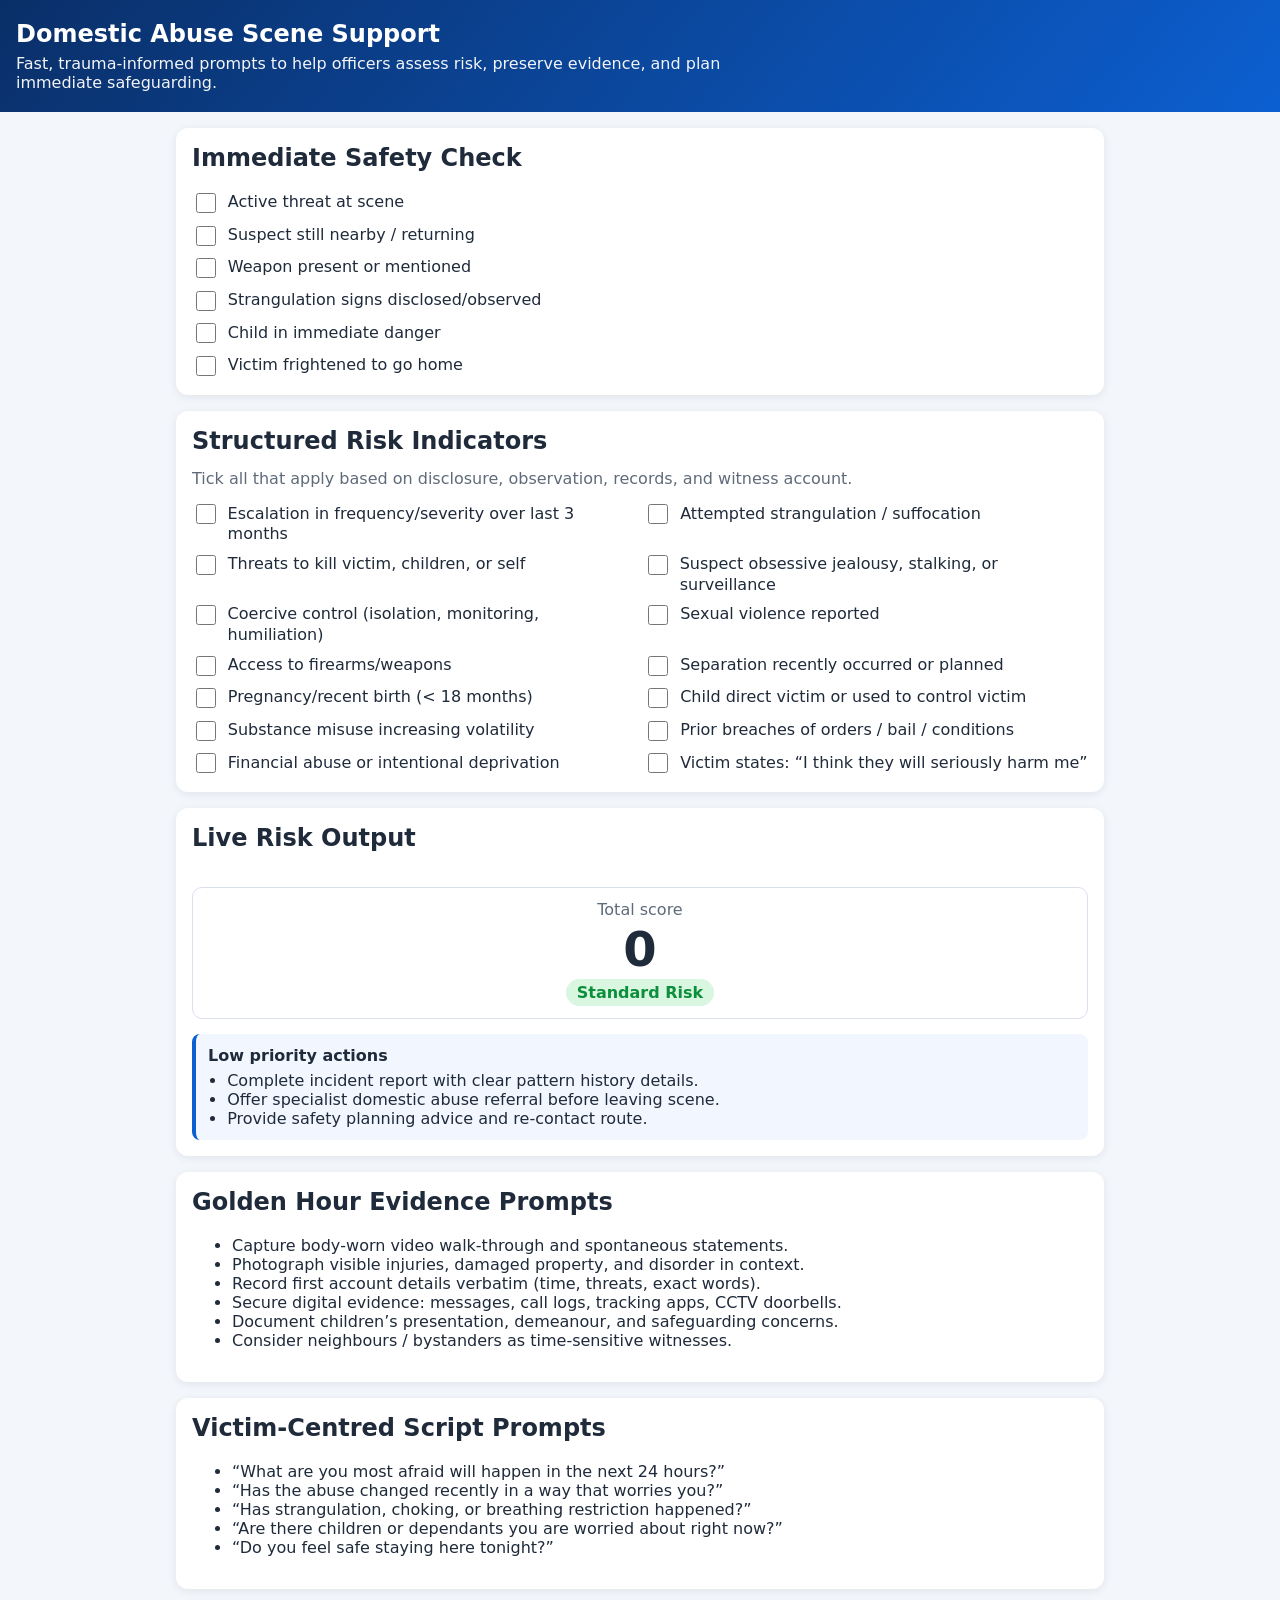
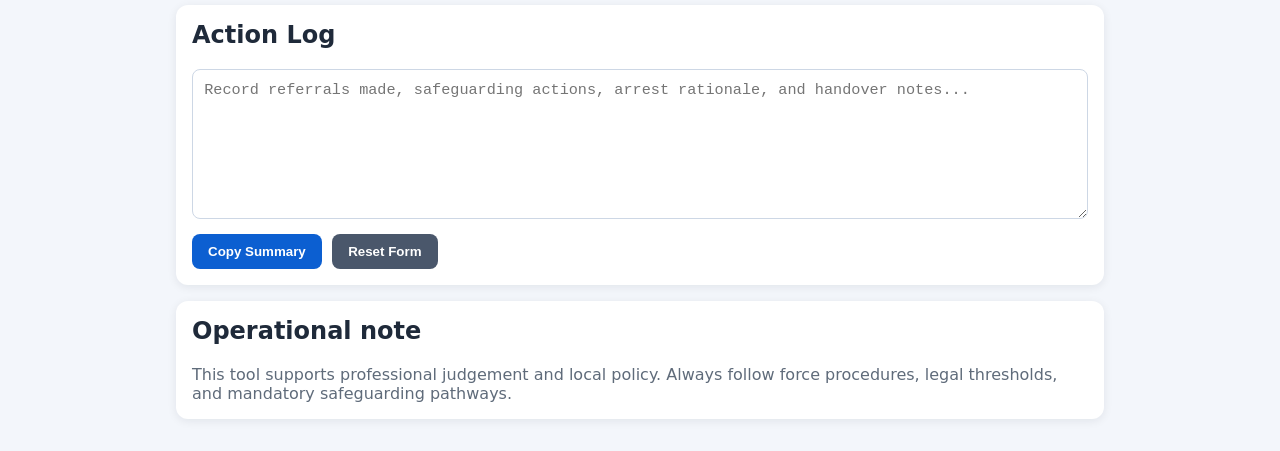
<file: index.html>
<!DOCTYPE html>
<html lang="en">
  <head>
    <meta charset="UTF-8" />
    <meta name="viewport" content="width=device-width, initial-scale=1.0" />
    <title>DV Scene Support | Officer Toolkit</title>
    <link rel="stylesheet" href="styles.css" />
  </head>
  <body>
    <header class="app-header">
      <h1>Domestic Abuse Scene Support</h1>
      <p>
        Fast, trauma‑informed prompts to help officers assess risk, preserve evidence,
        and plan immediate safeguarding.
      </p>
    </header>

    <main>
      <section class="panel emergency-panel">
        <h2>Immediate Safety Check</h2>
        <div class="safety-grid">
          <label><input type="checkbox" data-priority="critical" /> Active threat at scene</label>
          <label><input type="checkbox" data-priority="critical" /> Suspect still nearby / returning</label>
          <label><input type="checkbox" data-priority="critical" /> Weapon present or mentioned</label>
          <label><input type="checkbox" data-priority="high" /> Strangulation signs disclosed/observed</label>
          <label><input type="checkbox" data-priority="high" /> Child in immediate danger</label>
          <label><input type="checkbox" data-priority="high" /> Victim frightened to go home</label>
        </div>
      </section>

      <section class="panel">
        <h2>Structured Risk Indicators</h2>
        <p class="hint">Tick all that apply based on disclosure, observation, records, and witness account.</p>
        <div class="risk-grid" id="risk-checklist">
          <label><input type="checkbox" data-points="6" /> Escalation in frequency/severity over last 3 months</label>
          <label><input type="checkbox" data-points="8" /> Attempted strangulation / suffocation</label>
          <label><input type="checkbox" data-points="8" /> Threats to kill victim, children, or self</label>
          <label><input type="checkbox" data-points="7" /> Suspect obsessive jealousy, stalking, or surveillance</label>
          <label><input type="checkbox" data-points="6" /> Coercive control (isolation, monitoring, humiliation)</label>
          <label><input type="checkbox" data-points="5" /> Sexual violence reported</label>
          <label><input type="checkbox" data-points="5" /> Access to firearms/weapons</label>
          <label><input type="checkbox" data-points="4" /> Separation recently occurred or planned</label>
          <label><input type="checkbox" data-points="4" /> Pregnancy/recent birth (< 18 months)</label>
          <label><input type="checkbox" data-points="4" /> Child direct victim or used to control victim</label>
          <label><input type="checkbox" data-points="3" /> Substance misuse increasing volatility</label>
          <label><input type="checkbox" data-points="3" /> Prior breaches of orders / bail / conditions</label>
          <label><input type="checkbox" data-points="2" /> Financial abuse or intentional deprivation</label>
          <label><input type="checkbox" data-points="2" /> Victim states: “I think they will seriously harm me”</label>
        </div>
      </section>

      <section class="panel score-panel">
        <h2>Live Risk Output</h2>
        <div class="score-card">
          <p class="score-label">Total score</p>
          <p id="score">0</p>
          <p id="risk-level" class="risk-level low">Standard Risk</p>
        </div>
        <div id="recommendations" class="recommendations"></div>
      </section>

      <section class="panel">
        <h2>Golden Hour Evidence Prompts</h2>
        <ul>
          <li>Capture body‑worn video walk-through and spontaneous statements.</li>
          <li>Photograph visible injuries, damaged property, and disorder in context.</li>
          <li>Record first account details verbatim (time, threats, exact words).</li>
          <li>Secure digital evidence: messages, call logs, tracking apps, CCTV doorbells.</li>
          <li>Document children’s presentation, demeanour, and safeguarding concerns.</li>
          <li>Consider neighbours / bystanders as time-sensitive witnesses.</li>
        </ul>
      </section>

      <section class="panel">
        <h2>Victim-Centred Script Prompts</h2>
        <ul>
          <li>“What are you most afraid will happen in the next 24 hours?”</li>
          <li>“Has the abuse changed recently in a way that worries you?”</li>
          <li>“Has strangulation, choking, or breathing restriction happened?”</li>
          <li>“Are there children or dependants you are worried about right now?”</li>
          <li>“Do you feel safe staying here tonight?”</li>
        </ul>
      </section>

      <section class="panel actions-panel">
        <h2>Action Log</h2>
        <textarea id="action-log" rows="7" placeholder="Record referrals made, safeguarding actions, arrest rationale, and handover notes..."></textarea>
        <div class="buttons">
          <button id="copy-btn">Copy Summary</button>
          <button id="reset-btn" class="secondary">Reset Form</button>
        </div>
      </section>

      <section class="panel disclaimer">
        <h2>Operational note</h2>
        <p>
          This tool supports professional judgement and local policy. Always follow force procedures,
          legal thresholds, and mandatory safeguarding pathways.
        </p>
      </section>
    </main>

    <script src="app.js"></script>
  </body>
</html>
</file>
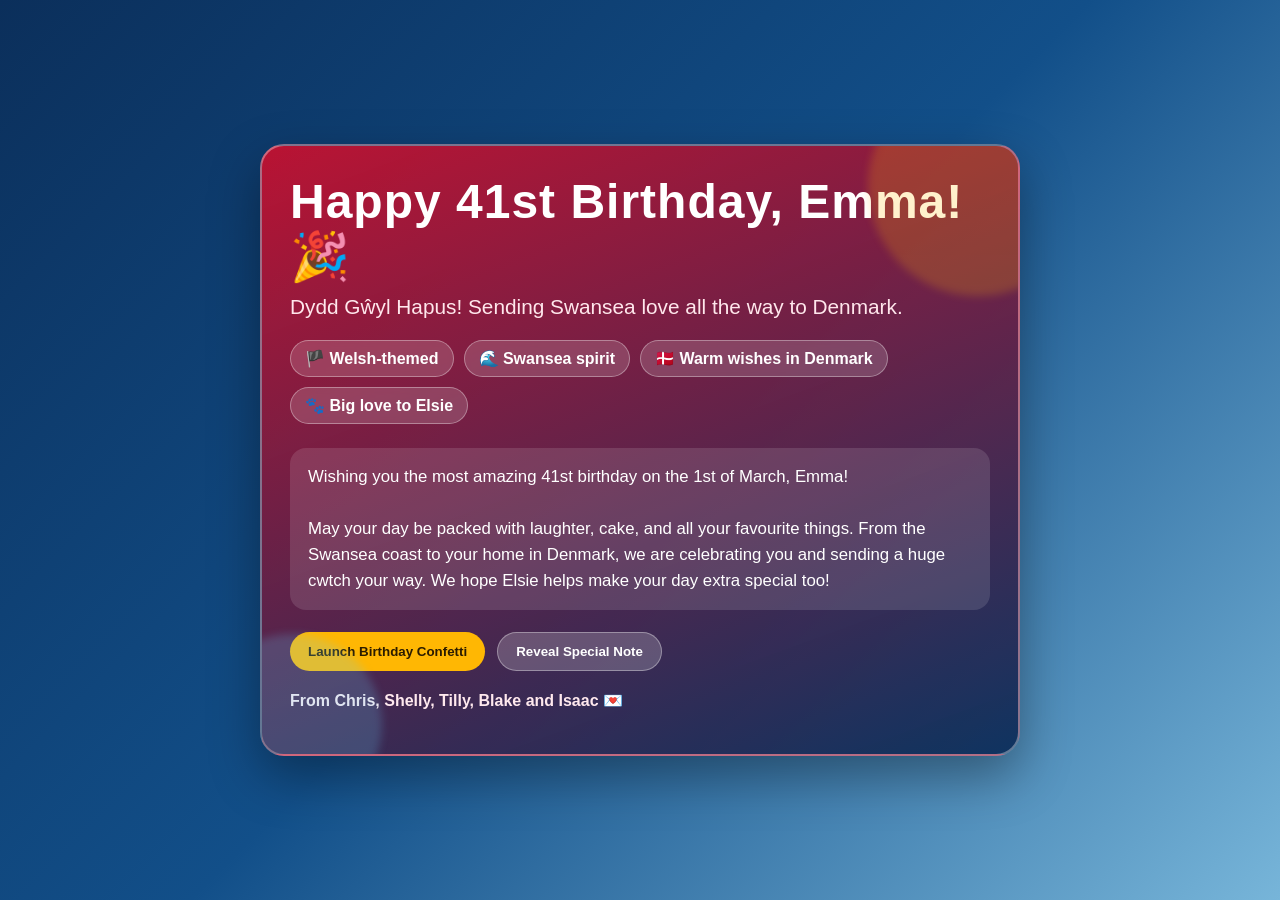
<file: birthday_card_emma.html>
<!DOCTYPE html>
<html lang="en">
<head>
  <meta charset="UTF-8" />
  <meta name="viewport" content="width=device-width, initial-scale=1.0" />
  <title>Happy 41st Birthday Emma!</title>
  <style>
    :root {
      --dragon-red: #c8102e;
      --deep-sea: #0b2f5b;
      --shore-sand: #f4efe6;
      --sunset: #ffb703;
      --white: #ffffff;
    }

    * { box-sizing: border-box; }

    body {
      margin: 0;
      min-height: 100vh;
      font-family: "Segoe UI", Tahoma, Geneva, Verdana, sans-serif;
      background: linear-gradient(135deg, #0b2f5b 0%, #124f89 50%, #77b5d9 100%);
      color: var(--white);
      display: grid;
      place-items: center;
      padding: 24px;
      overflow-x: hidden;
    }

    .card {
      width: min(760px, 95vw);
      border-radius: 24px;
      background: linear-gradient(160deg, rgba(200, 16, 46, 0.92), rgba(11, 47, 91, 0.95));
      box-shadow: 0 20px 50px rgba(0, 0, 0, 0.35);
      padding: 28px;
      position: relative;
      overflow: hidden;
      border: 2px solid rgba(255, 255, 255, 0.35);
    }

    .card::before,
    .card::after {
      content: "";
      position: absolute;
      border-radius: 50%;
      filter: blur(4px);
      opacity: 0.2;
      pointer-events: none;
    }

    .card::before {
      width: 220px;
      height: 220px;
      background: var(--sunset);
      right: -70px;
      top: -70px;
    }

    .card::after {
      width: 180px;
      height: 180px;
      background: #67d5ff;
      left: -60px;
      bottom: -60px;
    }

    h1 {
      margin: 0;
      font-size: clamp(2rem, 4vw, 3rem);
      letter-spacing: 1px;
    }

    .subtitle {
      margin-top: 10px;
      font-size: clamp(1rem, 2.2vw, 1.3rem);
      color: #ffe7ec;
    }

    .badge-row {
      margin-top: 16px;
      display: flex;
      gap: 10px;
      flex-wrap: wrap;
    }

    .badge {
      background: rgba(255, 255, 255, 0.16);
      border: 1px solid rgba(255, 255, 255, 0.35);
      border-radius: 999px;
      padding: 8px 14px;
      font-weight: 600;
      backdrop-filter: blur(3px);
    }

    .message {
      margin-top: 24px;
      background: rgba(255, 255, 255, 0.12);
      border-radius: 16px;
      padding: 16px 18px;
      line-height: 1.55;
      font-size: 1.05rem;
    }

    .buttons {
      margin-top: 22px;
      display: flex;
      gap: 12px;
      flex-wrap: wrap;
    }

    button {
      border: none;
      cursor: pointer;
      border-radius: 999px;
      padding: 11px 18px;
      font-weight: 700;
      transition: transform 0.18s ease, opacity 0.18s ease;
    }

    button:hover { transform: translateY(-2px); }
    button:active { transform: translateY(1px) scale(0.98); }

    .btn-primary {
      background: var(--sunset);
      color: #2b1c00;
    }

    .btn-secondary {
      background: rgba(255, 255, 255, 0.2);
      color: var(--white);
      border: 1px solid rgba(255, 255, 255, 0.35);
    }

    .hidden-panel {
      margin-top: 16px;
      display: none;
      background: rgba(255, 255, 255, 0.14);
      border: 1px dashed rgba(255, 255, 255, 0.45);
      border-radius: 14px;
      padding: 14px;
      font-size: 1rem;
    }

    .show { display: block; }

    .footer {
      margin-top: 20px;
      font-weight: 600;
      color: #ffe9ee;
    }

    .wave {
      display: inline-block;
      animation: wiggle 1.8s infinite;
      transform-origin: 70% 70%;
    }

    @keyframes wiggle {
      0%, 100% { transform: rotate(0deg); }
      20% { transform: rotate(18deg); }
      40% { transform: rotate(-8deg); }
      60% { transform: rotate(14deg); }
      80% { transform: rotate(-4deg); }
    }

    .confetti {
      position: fixed;
      width: 8px;
      height: 12px;
      top: -16px;
      opacity: 0.9;
      animation: fall 2.8s linear forwards;
      z-index: 999;
      pointer-events: none;
    }

    @keyframes fall {
      to {
        transform: translateY(104vh) rotate(500deg);
        opacity: 0.2;
      }
    }

    @media (max-width: 560px) {
      .card { padding: 22px; }
      .message { font-size: 0.98rem; }
    }
  </style>
</head>
<body>
  <main class="card">
    <h1>Happy 41st Birthday, Emma! <span class="wave">🎉</span></h1>
    <p class="subtitle">Dydd Gŵyl Hapus! Sending Swansea love all the way to Denmark.</p>

    <div class="badge-row">
      <span class="badge">🏴 Welsh-themed</span>
      <span class="badge">🌊 Swansea spirit</span>
      <span class="badge">🇩🇰 Warm wishes in Denmark</span>
      <span class="badge">🐾 Big love to Elsie</span>
    </div>

    <section class="message">
      Wishing you the most amazing 41st birthday on the 1st of March, Emma!<br /><br />
      May your day be packed with laughter, cake, and all your favourite things.
      From the Swansea coast to your home in Denmark, we are celebrating you and
      sending a huge cwtch your way. We hope Elsie helps make your day extra special too!
    </section>

    <div class="buttons">
      <button class="btn-primary" id="celebrateBtn">Launch Birthday Confetti</button>
      <button class="btn-secondary" id="revealBtn">Reveal Special Note</button>
    </div>

    <aside class="hidden-panel" id="notePanel">
      Dear Emma, you are loved beyond words. Here is to 41 and fabulous —
      iechyd da, happiness, and beautiful new memories this year! 💖
    </aside>

    <p class="footer">From Chris, Shelly, Tilly, Blake and Isaac 💌</p>
  </main>

  <script>
    const revealBtn = document.getElementById('revealBtn');
    const notePanel = document.getElementById('notePanel');
    const celebrateBtn = document.getElementById('celebrateBtn');

    revealBtn.addEventListener('click', () => {
      notePanel.classList.toggle('show');
      revealBtn.textContent = notePanel.classList.contains('show')
        ? 'Hide Special Note'
        : 'Reveal Special Note';
    });

    function launchConfetti() {
      const colors = ['#c8102e', '#ffffff', '#ffb703', '#7bdff2', '#1d3557'];
      for (let i = 0; i < 130; i += 1) {
        const piece = document.createElement('span');
        piece.className = 'confetti';
        piece.style.left = `${Math.random() * 100}vw`;
        piece.style.background = colors[Math.floor(Math.random() * colors.length)];
        piece.style.animationDelay = `${Math.random() * 0.5}s`;
        piece.style.transform = `rotate(${Math.random() * 360}deg)`;
        document.body.appendChild(piece);

        setTimeout(() => {
          piece.remove();
        }, 3200);
      }
    }

    celebrateBtn.addEventListener('click', launchConfetti);
  </script>
</body>
</html>
</file>
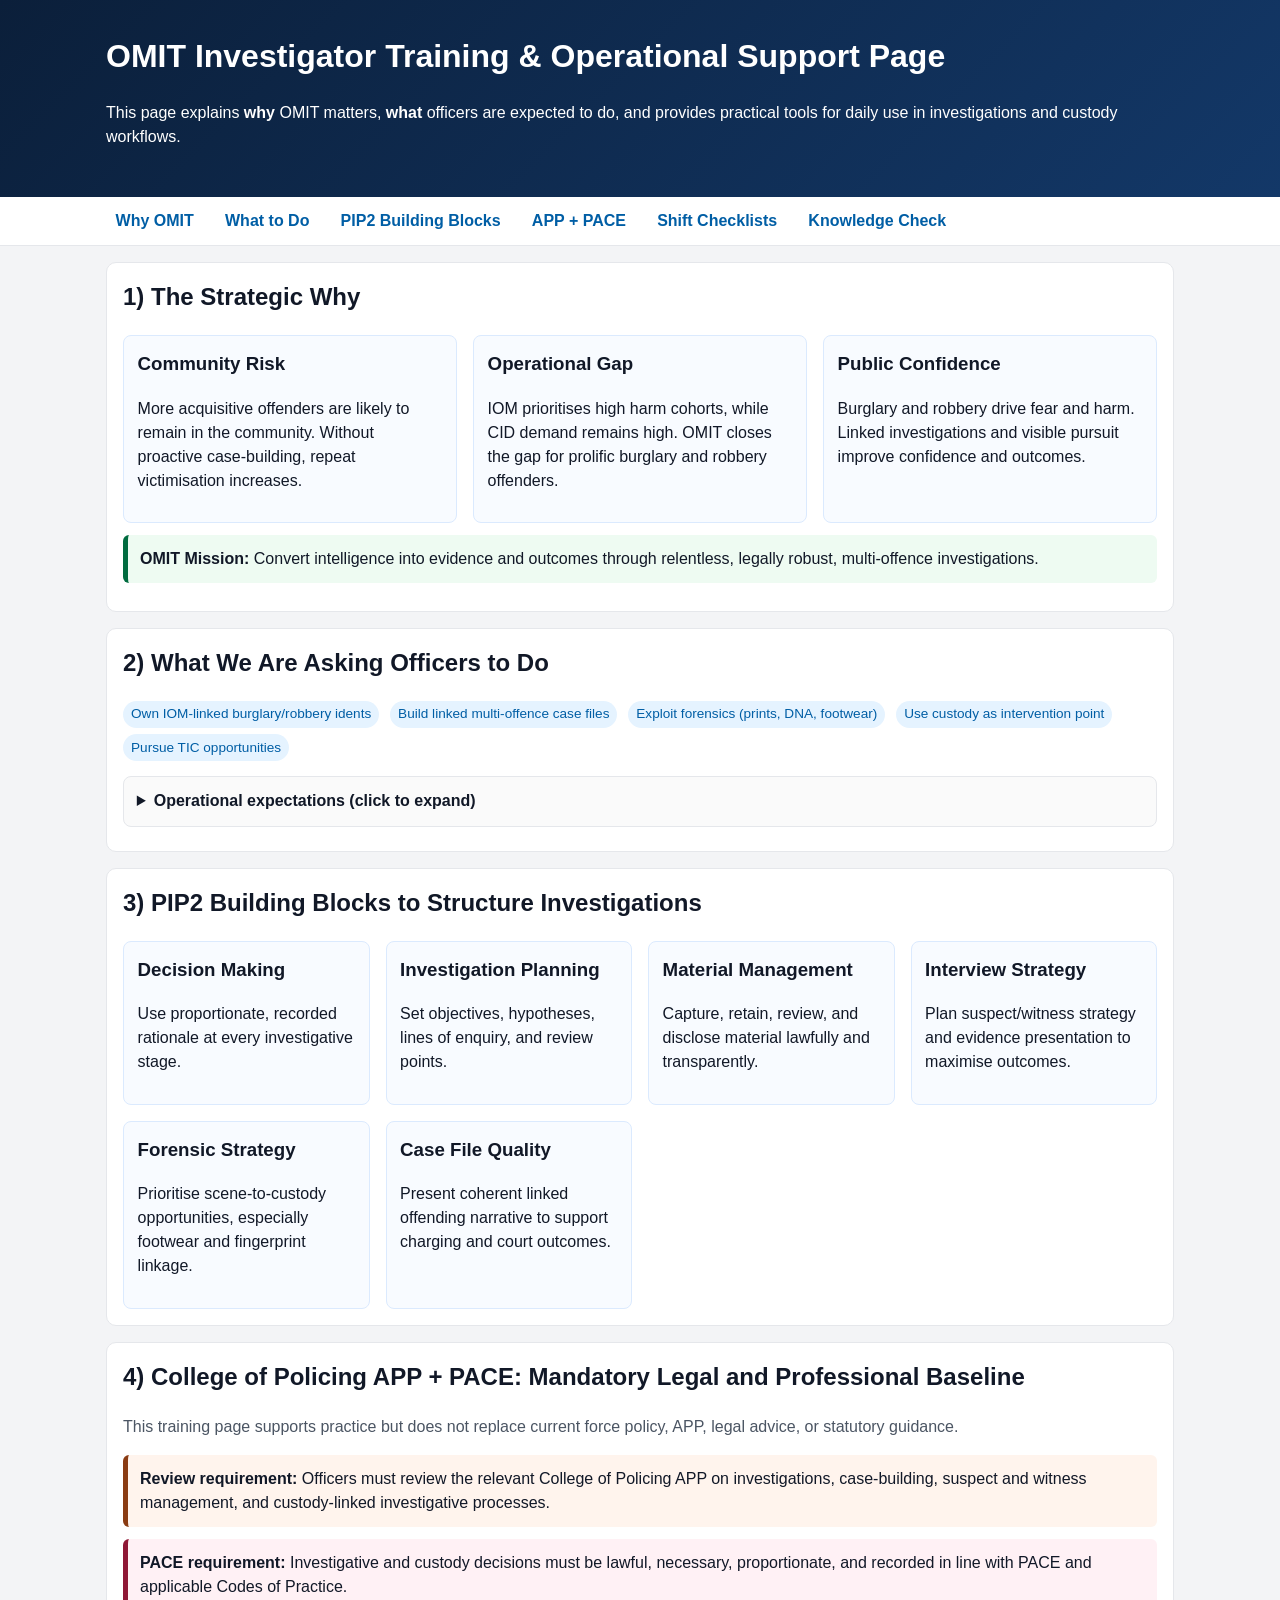
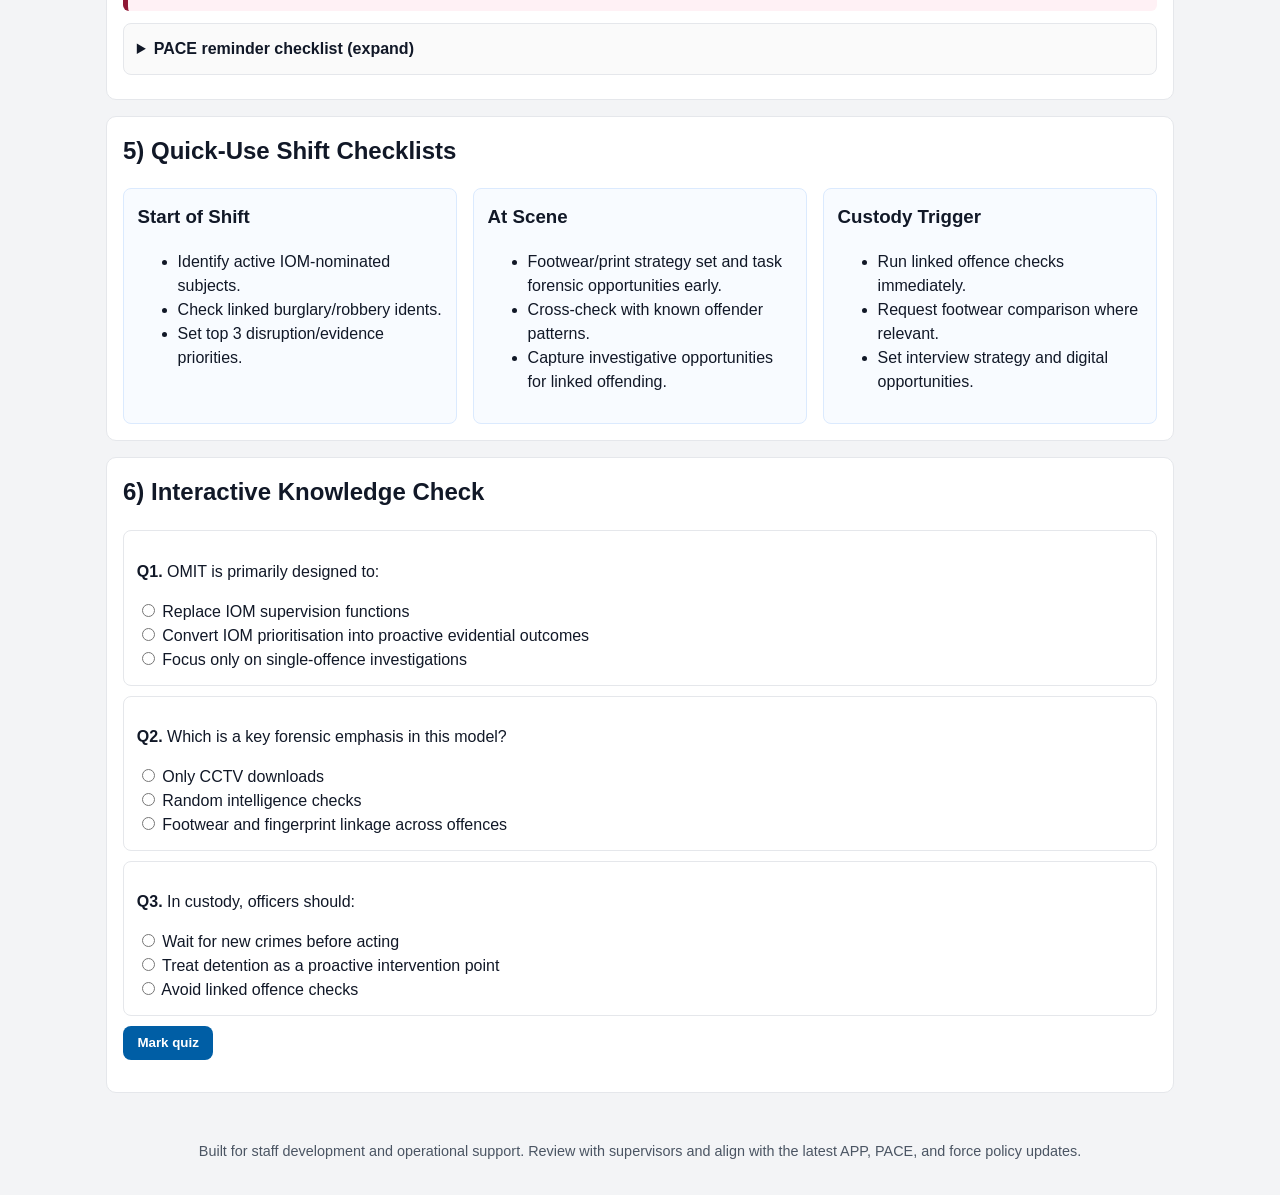
<file: omit_training_webpage.html>
<!doctype html>
<html lang="en">
<head>
  <meta charset="UTF-8" />
  <meta name="viewport" content="width=device-width, initial-scale=1.0" />
  <title>OMIT Investigator Training & Operational Support</title>
  <style>
    :root {
      --bg: #0b1f3a;
      --card: #ffffff;
      --muted: #4b5563;
      --accent: #005ea5;
      --accent-2: #00a0d2;
      --ok: #006b3f;
      --warn: #8a3b12;
      --danger: #8f1735;
    }
    * { box-sizing: border-box; }
    body {
      margin: 0;
      font-family: Arial, Helvetica, sans-serif;
      color: #111827;
      background: #f3f4f6;
      line-height: 1.5;
    }
    header {
      background: linear-gradient(135deg, var(--bg), #133868);
      color: white;
      padding: 2rem 1rem;
    }
    .container {
      max-width: 1100px;
      margin: 0 auto;
      padding: 0 1rem;
    }
    h1, h2, h3 { margin-top: 0; }
    nav {
      background: white;
      border-bottom: 1px solid #e5e7eb;
      position: sticky;
      top: 0;
      z-index: 20;
    }
    nav ul {
      list-style: none;
      margin: 0;
      padding: 0.75rem 0;
      display: flex;
      flex-wrap: wrap;
      gap: 0.75rem;
    }
    nav a {
      text-decoration: none;
      color: var(--accent);
      font-weight: bold;
      padding: 0.4rem 0.6rem;
      border-radius: 6px;
    }
    nav a:hover { background: #e8f2fc; }
    section {
      margin: 1rem 0;
      background: var(--card);
      border-radius: 10px;
      border: 1px solid #e5e7eb;
      padding: 1rem;
    }
    .grid {
      display: grid;
      grid-template-columns: repeat(auto-fit, minmax(240px, 1fr));
      gap: 1rem;
    }
    .tile {
      padding: 0.85rem;
      border: 1px solid #dbeafe;
      border-radius: 8px;
      background: #f8fbff;
    }
    .muted { color: var(--muted); }
    .tag {
      display: inline-block;
      padding: 0.2rem 0.5rem;
      border-radius: 999px;
      font-size: 0.85rem;
      margin-right: 0.4rem;
      margin-bottom: 0.4rem;
      background: #e5f3ff;
      color: var(--accent);
    }
    details {
      border: 1px solid #e5e7eb;
      border-radius: 8px;
      padding: 0.8rem;
      margin: 0.5rem 0;
      background: #fafafa;
    }
    summary {
      cursor: pointer;
      font-weight: bold;
    }
    .callout {
      border-left: 5px solid var(--accent);
      padding: 0.75rem;
      background: #eff6ff;
      border-radius: 6px;
      margin: 0.75rem 0;
    }
    .ok { border-left-color: var(--ok); background: #eefbf2; }
    .warn { border-left-color: var(--warn); background: #fff4ed; }
    .danger { border-left-color: var(--danger); background: #fff1f5; }
    button {
      border: 0;
      background: var(--accent);
      color: white;
      padding: 0.6rem 0.9rem;
      border-radius: 8px;
      cursor: pointer;
      font-weight: bold;
    }
    button:hover { background: #024a80; }
    .question {
      border: 1px solid #e5e7eb;
      border-radius: 8px;
      padding: 0.8rem;
      margin: 0.6rem 0;
      background: #fff;
    }
    .result {
      margin-top: 0.75rem;
      font-weight: bold;
    }
    footer {
      text-align: center;
      color: #4b5563;
      font-size: 0.9rem;
      padding: 2rem 1rem;
    }
  </style>
</head>
<body>
  <header>
    <div class="container">
      <h1>OMIT Investigator Training & Operational Support Page</h1>
      <p>This page explains <strong>why</strong> OMIT matters, <strong>what</strong> officers are expected to do, and provides practical tools for daily use in investigations and custody workflows.</p>
    </div>
  </header>

  <nav>
    <div class="container">
      <ul>
        <li><a href="#why">Why OMIT</a></li>
        <li><a href="#what">What to Do</a></li>
        <li><a href="#pip2">PIP2 Building Blocks</a></li>
        <li><a href="#apps-pace">APP + PACE</a></li>
        <li><a href="#checklists">Shift Checklists</a></li>
        <li><a href="#quiz">Knowledge Check</a></li>
      </ul>
    </div>
  </nav>

  <main class="container">
    <section id="why">
      <h2>1) The Strategic Why</h2>
      <div class="grid">
        <div class="tile"><h3>Community Risk</h3><p>More acquisitive offenders are likely to remain in the community. Without proactive case-building, repeat victimisation increases.</p></div>
        <div class="tile"><h3>Operational Gap</h3><p>IOM prioritises high harm cohorts, while CID demand remains high. OMIT closes the gap for prolific burglary and robbery offenders.</p></div>
        <div class="tile"><h3>Public Confidence</h3><p>Burglary and robbery drive fear and harm. Linked investigations and visible pursuit improve confidence and outcomes.</p></div>
      </div>
      <div class="callout ok">
        <strong>OMIT Mission:</strong> Convert intelligence into evidence and outcomes through relentless, legally robust, multi-offence investigations.
      </div>
    </section>

    <section id="what">
      <h2>2) What We Are Asking Officers to Do</h2>
      <span class="tag">Own IOM-linked burglary/robbery idents</span>
      <span class="tag">Build linked multi-offence case files</span>
      <span class="tag">Exploit forensics (prints, DNA, footwear)</span>
      <span class="tag">Use custody as intervention point</span>
      <span class="tag">Pursue TIC opportunities</span>

      <details>
        <summary>Operational expectations (click to expand)</summary>
        <ul>
          <li>Take active ownership of nominated offenders and linked offences across the BCU.</li>
          <li>Create continuity between incidents to evidence patterns, MOs, and cross-scene links.</li>
          <li>Prioritise footwear and print opportunities from scene to custody comparison.</li>
          <li>Use every detention as an investigative trigger: checks, tasks, interview strategy, digital opportunities.</li>
          <li>Work jointly with IOM coordinators, probation, custody, and forensic teams.</li>
        </ul>
      </details>
    </section>

    <section id="pip2">
      <h2>3) PIP2 Building Blocks to Structure Investigations</h2>
      <div class="grid">
        <div class="tile"><h3>Decision Making</h3><p>Use proportionate, recorded rationale at every investigative stage.</p></div>
        <div class="tile"><h3>Investigation Planning</h3><p>Set objectives, hypotheses, lines of enquiry, and review points.</p></div>
        <div class="tile"><h3>Material Management</h3><p>Capture, retain, review, and disclose material lawfully and transparently.</p></div>
        <div class="tile"><h3>Interview Strategy</h3><p>Plan suspect/witness strategy and evidence presentation to maximise outcomes.</p></div>
        <div class="tile"><h3>Forensic Strategy</h3><p>Prioritise scene-to-custody opportunities, especially footwear and fingerprint linkage.</p></div>
        <div class="tile"><h3>Case File Quality</h3><p>Present coherent linked offending narrative to support charging and court outcomes.</p></div>
      </div>
    </section>

    <section id="apps-pace">
      <h2>4) College of Policing APP + PACE: Mandatory Legal and Professional Baseline</h2>
      <p class="muted">This training page supports practice but does not replace current force policy, APP, legal advice, or statutory guidance.</p>

      <div class="callout warn">
        <strong>Review requirement:</strong> Officers must review the relevant College of Policing APP on investigations, case-building, suspect and witness management, and custody-linked investigative processes.
      </div>
      <div class="callout danger">
        <strong>PACE requirement:</strong> Investigative and custody decisions must be lawful, necessary, proportionate, and recorded in line with PACE and applicable Codes of Practice.
      </div>

      <details>
        <summary>PACE reminder checklist (expand)</summary>
        <ul>
          <li>Grounds and necessity clearly documented for powers used.</li>
          <li>Detention and custody decisions lawfully reviewed and auditable.</li>
          <li>Interviews planned and conducted with safeguards and fairness.</li>
          <li>Material handling and disclosure obligations actively managed.</li>
          <li>Legal rights and entitlements explained and facilitated.</li>
        </ul>
      </details>
    </section>

    <section id="checklists">
      <h2>5) Quick-Use Shift Checklists</h2>
      <div class="grid">
        <div class="tile">
          <h3>Start of Shift</h3>
          <ul>
            <li>Identify active IOM-nominated subjects.</li>
            <li>Check linked burglary/robbery idents.</li>
            <li>Set top 3 disruption/evidence priorities.</li>
          </ul>
        </div>
        <div class="tile">
          <h3>At Scene</h3>
          <ul>
            <li>Footwear/print strategy set and task forensic opportunities early.</li>
            <li>Cross-check with known offender patterns.</li>
            <li>Capture investigative opportunities for linked offending.</li>
          </ul>
        </div>
        <div class="tile">
          <h3>Custody Trigger</h3>
          <ul>
            <li>Run linked offence checks immediately.</li>
            <li>Request footwear comparison where relevant.</li>
            <li>Set interview strategy and digital opportunities.</li>
          </ul>
        </div>
      </div>
    </section>

    <section id="quiz">
      <h2>6) Interactive Knowledge Check</h2>
      <div class="question">
        <p><strong>Q1.</strong> OMIT is primarily designed to:</p>
        <label><input type="radio" name="q1" value="a"> Replace IOM supervision functions</label><br>
        <label><input type="radio" name="q1" value="b"> Convert IOM prioritisation into proactive evidential outcomes</label><br>
        <label><input type="radio" name="q1" value="c"> Focus only on single-offence investigations</label>
      </div>
      <div class="question">
        <p><strong>Q2.</strong> Which is a key forensic emphasis in this model?</p>
        <label><input type="radio" name="q2" value="a"> Only CCTV downloads</label><br>
        <label><input type="radio" name="q2" value="b"> Random intelligence checks</label><br>
        <label><input type="radio" name="q2" value="c"> Footwear and fingerprint linkage across offences</label>
      </div>
      <div class="question">
        <p><strong>Q3.</strong> In custody, officers should:</p>
        <label><input type="radio" name="q3" value="a"> Wait for new crimes before acting</label><br>
        <label><input type="radio" name="q3" value="b"> Treat detention as a proactive intervention point</label><br>
        <label><input type="radio" name="q3" value="c"> Avoid linked offence checks</label>
      </div>
      <button id="markQuiz">Mark quiz</button>
      <p class="result" id="result"></p>
    </section>
  </main>

  <footer>
    Built for staff development and operational support. Review with supervisors and align with the latest APP, PACE, and force policy updates.
  </footer>

  <script>
    document.getElementById('markQuiz').addEventListener('click', () => {
      const answers = { q1: 'b', q2: 'c', q3: 'b' };
      let score = 0;
      for (const [q, a] of Object.entries(answers)) {
        const selected = document.querySelector(`input[name="${q}"]:checked`);
        if (selected && selected.value === a) score += 1;
      }
      const out = document.getElementById('result');
      out.textContent = `Score: ${score}/3 ${score === 3 ? '— Excellent, operationally ready.' : '— Review APP/PACE and try again.'}`;
      out.style.color = score === 3 ? '#006b3f' : '#8a3b12';
    });
  </script>
</body>
</html>
</file>
<file: styles.css>
:root {
  --bg: #f3f6fb;
  --panel: #ffffff;
  --text: #1f2a3a;
  --muted: #5f6b7a;
  --accent: #0c5fd1;
  --low: #0b8f3b;
  --med: #bb7a00;
  --high: #a90e22;
  --critical: #6d0010;
}

* {
  box-sizing: border-box;
}

body {
  margin: 0;
  font-family: Inter, system-ui, -apple-system, Segoe UI, Roboto, Arial, sans-serif;
  background: var(--bg);
  color: var(--text);
}

.app-header {
  background: linear-gradient(130deg, #0a2f68, #0c5fd1);
  color: white;
  padding: 1.25rem 1rem;
}

.app-header h1 {
  margin: 0 0 0.4rem;
  font-size: 1.5rem;
}

.app-header p {
  margin: 0;
  max-width: 70ch;
  opacity: 0.95;
}

main {
  max-width: 960px;
  margin: 1rem auto 2rem;
  padding: 0 1rem;
  display: grid;
  gap: 1rem;
}

.panel {
  background: var(--panel);
  border-radius: 12px;
  padding: 1rem;
  box-shadow: 0 2px 10px rgba(15, 25, 40, 0.08);
}

h2 {
  margin-top: 0;
}

.safety-grid,
.risk-grid {
  display: grid;
  gap: 0.55rem;
}

label {
  display: flex;
  gap: 0.55rem;
  align-items: flex-start;
  line-height: 1.3;
}

input[type="checkbox"] {
  width: 20px;
  height: 20px;
  margin-top: 0.05rem;
  accent-color: var(--accent);
}

.hint {
  color: var(--muted);
  margin-top: -0.4rem;
}

.score-panel {
  display: grid;
  gap: 0.9rem;
}

.score-card {
  display: grid;
  align-items: center;
  justify-items: center;
  border: 1px solid #d9e0ec;
  border-radius: 10px;
  padding: 0.75rem;
}

.score-label {
  margin: 0;
  color: var(--muted);
}

#score {
  margin: 0.15rem;
  font-size: 3rem;
  font-weight: 700;
}

.risk-level {
  margin: 0;
  font-weight: 600;
  padding: 0.25rem 0.65rem;
  border-radius: 999px;
}

.risk-level.low {
  background: #d9f6e1;
  color: var(--low);
}

.risk-level.medium {
  background: #fff2cc;
  color: var(--med);
}

.risk-level.high {
  background: #ffd8dd;
  color: var(--high);
}

.risk-level.critical {
  background: #57000d;
  color: white;
}

.recommendations {
  border-left: 4px solid var(--accent);
  background: #f2f7ff;
  padding: 0.75rem;
  border-radius: 8px;
}

.recommendations ul {
  margin: 0.4rem 0 0;
  padding-left: 1.2rem;
}

textarea {
  width: 100%;
  padding: 0.7rem;
  font-size: 0.95rem;
  border: 1px solid #cdd7e5;
  border-radius: 8px;
  resize: vertical;
}

.buttons {
  margin-top: 0.65rem;
  display: flex;
  gap: 0.65rem;
  flex-wrap: wrap;
}

button {
  border: none;
  border-radius: 8px;
  background: var(--accent);
  color: white;
  padding: 0.65rem 1rem;
  font-weight: 600;
  cursor: pointer;
}

button.secondary {
  background: #4a576b;
}

.disclaimer p {
  margin-bottom: 0;
  color: var(--muted);
}

@media (min-width: 780px) {
  .risk-grid {
    grid-template-columns: 1fr 1fr;
  }
}
</file>
